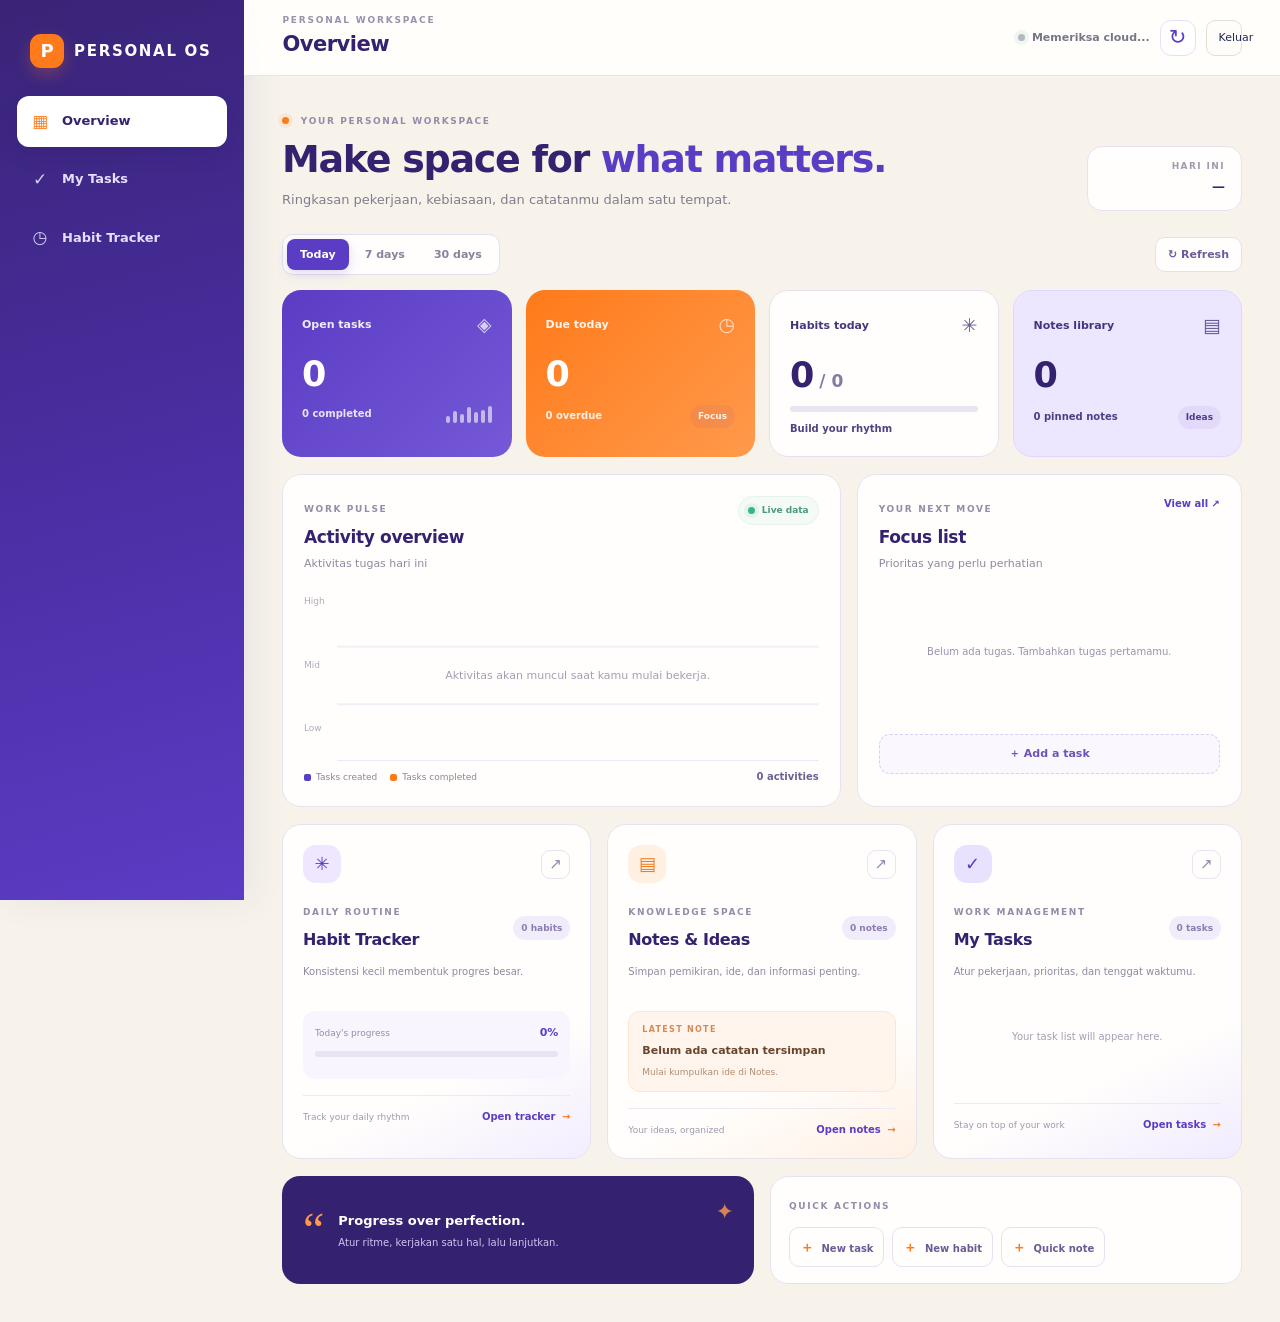
<file: index.html>
<!DOCTYPE html>
<html lang="id">
<head>
    <meta charset="UTF-8">
    <meta name="viewport" content="width=device-width, initial-scale=1.0">
    <meta name="theme-color" content="#5B3CC4">

    <title>Personal Work OS</title>

    <!-- CSS -->
    <link rel="stylesheet" href="./css/style.css">
    <link rel="stylesheet" href="./css/notes.css">
</head>

<body>

    <div id="app">

        <!-- SIDEBAR -->
        <aside id="sidebar">

            <div class="sidebar-header">
                <h2>PERSONAL OS</h2>
            </div>

            <nav id="main-navigation" aria-label="Navigasi utama">

                <button type="button" class="nav-item active" data-page="dashboard-page">
                    <span class="nav-icon" aria-hidden="true">▦</span><span>Overview</span>
                </button>

                <button type="button" class="nav-item" data-page="tasks-page">
                    <span class="nav-icon" aria-hidden="true">✓</span><span>My Tasks</span>
                </button>

                <button type="button" class="nav-item" data-page="habits-page">
                    <span class="nav-icon" aria-hidden="true">◷</span><span>Habit Tracker</span>
                </button>

            </nav>

        </aside>

        <!-- MAIN CONTENT -->
        <main id="main-content">

            <header id="app-header">
                <div class="header-context"><span class="header-eyebrow">PERSONAL WORKSPACE</span><h1 id="page-title">Overview</h1></div>
                <div class="header-actions"><span class="header-live" id="pwo-sync-status"><i></i> Memeriksa cloud...</span><button type="button" class="header-action" id="dashboard-header-refresh" aria-label="Refresh dashboard">↻</button><button type="button" class="header-action pwo-logout" id="pwo-logout" title="Keluar dari akun">Keluar</button></div>
            </header>

            <section id="page-content">

                <!-- =================================
                     MAIN DASHBOARD / MODULE OVERVIEW
                ================================== -->
                <section id="dashboard-page" class="dashboard-page">
                    <div class="dashboard-welcome">
                        <div>
                            <div class="dashboard-kicker"><span class="kicker-dot"></span> YOUR PERSONAL WORKSPACE</div>
                            <h2>Make space for <em>what matters.</em></h2>
                            <p>Ringkasan pekerjaan, kebiasaan, dan catatanmu dalam satu tempat.</p>
                        </div>
                        <div class="welcome-date"><span id="dashboard-day">HARI INI</span><strong id="dashboard-date">—</strong></div>
                    </div>

                    <div class="dashboard-toolbar">
                        <div class="range-switch" role="group" aria-label="Rentang aktivitas">
                            <button type="button" class="range-btn active" data-range="today">Today</button>
                            <button type="button" class="range-btn" data-range="7">7 days</button>
                            <button type="button" class="range-btn" data-range="30">30 days</button>
                        </div>
                        <button type="button" class="dashboard-refresh" id="dashboard-refresh">↻ <span>Refresh</span></button>
                    </div>

                    <div class="dashboard-stats-grid">
                        <article class="dash-stat stat-purple">
                            <div class="dash-stat-top"><span>Open tasks</span><span class="stat-symbol">◈</span></div>
                            <strong id="dash-open-tasks">0</strong><div class="stat-foot"><span id="dash-task-progress">0 completed</span><span class="mini-bars" aria-hidden="true"><i></i><i></i><i></i><i></i><i></i><i></i><i></i></span></div>
                        </article>
                        <article class="dash-stat stat-orange">
                            <div class="dash-stat-top"><span>Due today</span><span class="stat-symbol">◷</span></div>
                            <strong id="dash-due-today">0</strong><div class="stat-foot"><span id="dash-overdue">0 overdue</span><span class="stat-pill">Focus</span></div>
                        </article>
                        <article class="dash-stat stat-cream">
                            <div class="dash-stat-top"><span>Habits today</span><span class="stat-symbol">✳</span></div>
                            <strong><span id="dash-habits-done">0</span><small> / <span id="dash-habits-total">0</span></small></strong><div class="stat-progress"><i id="dash-habit-progress"></i></div><div class="stat-foot"><span id="dash-habit-caption">Build your rhythm</span></div>
                        </article>
                        <article class="dash-stat stat-lilac">
                            <div class="dash-stat-top"><span>Notes library</span><span class="stat-symbol">▤</span></div>
                            <strong id="dash-notes-total">0</strong><div class="stat-foot"><span id="dash-notes-pinned">0 pinned notes</span><span class="stat-pill">Ideas</span></div>
                        </article>
                    </div>

                    <div class="dashboard-main-grid">
                        <article class="dash-panel activity-panel">
                            <div class="panel-head"><div><span class="panel-eyebrow">WORK PULSE</span><h3>Activity overview</h3><p id="dash-activity-subtitle">Aktivitas tugas hari ini</p></div><span class="panel-badge"><i></i> Live data</span></div>
                            <div class="activity-chart-wrap"><div class="chart-y-labels"><span>High</span><span>Mid</span><span>Low</span></div><div class="activity-chart" id="dashboard-chart" aria-label="Grafik aktivitas tugas"><div class="chart-empty">Aktivitas akan muncul saat kamu mulai bekerja.</div></div></div>
                            <div class="chart-legend"><span><i class="legend-purple"></i> Tasks created</span><span><i class="legend-orange"></i> Tasks completed</span><strong id="dash-chart-total">0 activities</strong></div>
                        </article>

                        <article class="dash-panel focus-panel">
                            <div class="panel-head"><div><span class="panel-eyebrow">YOUR NEXT MOVE</span><h3>Focus list</h3><p>Prioritas yang perlu perhatian</p></div><button class="text-link" type="button" data-go="tasks-page">View all ↗</button></div>
                            <div id="dashboard-focus-list" class="focus-list"><div class="focus-empty">Belum ada tugas. Tambahkan tugas pertamamu.</div></div>
                            <button type="button" class="focus-add" data-action="add-task">＋ Add a task</button>
                        </article>
                    </div>

                    <div class="dashboard-module-grid">
                        <article class="module-preview module-habits">
                            <div class="module-preview-head"><div class="module-icon icon-habit">✳</div><button type="button" class="module-open" data-go="habits-page" aria-label="Buka Habit Tracker">↗</button></div>
                            <div class="module-title-row"><div><span class="panel-eyebrow">DAILY ROUTINE</span><h3>Habit Tracker</h3></div><span class="module-count" id="dash-habit-chip">0 habits</span></div>
                            <p class="module-description">Konsistensi kecil membentuk progres besar.</p>
                            <div class="habit-preview-progress"><div><span>Today's progress</span><strong id="dash-habit-percent">0%</strong></div><div class="stat-progress"><i id="dash-habit-preview-progress"></i></div></div>
                            <div class="module-preview-footer"><span id="dash-habit-preview-text">Track your daily rhythm</span><button type="button" data-go="habits-page">Open tracker <span>→</span></button></div>
                        </article>

                        <article class="module-preview module-notes">
                            <div class="module-preview-head"><div class="module-icon icon-notes">▤</div><button type="button" class="module-open" data-go="notes-page" aria-label="Buka Notes">↗</button></div>
                            <div class="module-title-row"><div><span class="panel-eyebrow">KNOWLEDGE SPACE</span><h3>Notes & Ideas</h3></div><span class="module-count" id="dash-note-chip">0 notes</span></div>
                            <p class="module-description">Simpan pemikiran, ide, dan informasi penting.</p>
                            <div class="note-preview-card"><span class="note-preview-label">LATEST NOTE</span><strong id="dash-latest-note">Belum ada catatan tersimpan</strong><p id="dash-latest-note-meta">Mulai kumpulkan ide di Notes.</p></div>
                            <div class="module-preview-footer"><span id="dash-note-pin-caption">Your ideas, organized</span><button type="button" data-go="notes-page">Open notes <span>→</span></button></div>
                        </article>

                        <article class="module-preview module-tasks">
                            <div class="module-preview-head"><div class="module-icon icon-tasks">✓</div><button type="button" class="module-open" data-go="tasks-page" aria-label="Buka My Tasks">↗</button></div>
                            <div class="module-title-row"><div><span class="panel-eyebrow">WORK MANAGEMENT</span><h3>My Tasks</h3></div><span class="module-count" id="dash-task-chip">0 tasks</span></div>
                            <p class="module-description">Atur pekerjaan, prioritas, dan tenggat waktumu.</p>
                            <div class="task-preview-stack" id="dash-task-preview"><div class="task-preview-empty">Your task list will appear here.</div></div>
                            <div class="module-preview-footer"><span id="dash-task-footer">Stay on top of your work</span><button type="button" data-go="tasks-page">Open tasks <span>→</span></button></div>
                        </article>
                    </div>

                    <div class="dashboard-bottom-row">
                        <div class="dashboard-quote"><span class="quote-mark">“</span><div><strong>Progress over perfection.</strong><p>Atur ritme, kerjakan satu hal, lalu lanjutkan.</p></div><span class="quote-spark">✦</span></div>
                        <div class="quick-actions-panel"><span class="panel-eyebrow">QUICK ACTIONS</span><div class="quick-actions"><button type="button" data-action="add-task"><span>＋</span> New task</button><button type="button" data-action="add-habit"><span>＋</span> New habit</button><button type="button" data-action="add-note"><span>＋</span> Quick note</button></div></div>
                    </div>
                </section>

                <!-- =================================
                     TASKS PAGE (ORIGINAL FEATURES)
                ================================== -->
                <!-- Original Tasks page begins here; all original controls retained. -->
                <section id="tasks-page" hidden>

                    <div class="page-heading">
                        <div>
                            <h2>My Tasks</h2>
                            <p>Kelola dan pantau seluruh pekerjaanmu.</p>
                        </div>
                    </div>

                    <!-- TASK SUMMARY -->
                    <section class="task-summary-grid">

                        <article class="summary-card">
                            <div class="summary-card-label">Total Tugas</div>
                            <div class="summary-card-value" id="summary-total">0</div>
                            <div class="summary-card-description">Seluruh tugas</div>
                        </article>

                        <article class="summary-card">
                            <div class="summary-card-label">Belum Dimulai</div>
                            <div class="summary-card-value" id="summary-pending">0</div>
                            <div class="summary-card-description">Menunggu dikerjakan</div>
                        </article>

                        <article class="summary-card">
                            <div class="summary-card-label">Sedang Dikerjakan</div>
                            <div class="summary-card-value" id="summary-progress">0</div>
                            <div class="summary-card-description">Dalam proses</div>
                        </article>

                        <article class="summary-card">
                            <div class="summary-card-label">Selesai</div>
                            <div class="summary-card-value" id="summary-completed">0</div>
                            <div class="summary-card-description">Tugas terselesaikan</div>
                        </article>

                    </section>

                    <!-- DEADLINE MONITORING -->
                    <section class="deadline-summary-section">

                        <div class="section-heading">
                            <h3>Deadline Monitoring</h3>
                            <p>Pantau tenggat waktu seluruh pekerjaanmu.</p>
                        </div>

                        <div class="deadline-summary-grid">

                            <article class="deadline-card overdue">
                                <div class="deadline-card-label">Terlambat</div>
                                <div class="deadline-card-value" id="deadline-overdue">0</div>
                                <div class="deadline-card-description">
                                    Deadline sudah lewat
                                </div>
                            </article>

                            <article class="deadline-card today">
                                <div class="deadline-card-label">Jatuh Tempo Hari Ini</div>
                                <div class="deadline-card-value" id="deadline-today">0</div>
                                <div class="deadline-card-description">
                                    Harus diselesaikan hari ini
                                </div>
                            </article>

                            <article class="deadline-card upcoming">
                                <div class="deadline-card-label">Mendatang</div>
                                <div class="deadline-card-value" id="deadline-upcoming">0</div>
                                <div class="deadline-card-description">
                                    Deadline setelah hari ini
                                </div>
                            </article>

                        </div>

                    </section>

                    <!-- TASK FORM -->
                    <div class="task-form-container">

                        <h3>Tambah Tugas Baru</h3>

                        <form id="task-form">

                            <div class="form-group">
                                <label for="task-title">Judul Tugas</label>
                                <input
                                    type="text"
                                    id="task-title"
                                    placeholder="Masukkan judul tugas..."
                                    required>
                            </div>

                            <div class="form-group">
                                <label for="task-description">Deskripsi</label>
                                <textarea
                                    id="task-description"
                                    placeholder="Deskripsi tugas..."></textarea>
                            </div>

                            <div class="form-row">

                                <div class="form-group">
                                    <label for="task-priority">Prioritas</label>
                                    <select id="task-priority">
                                        <option value="low">Rendah</option>
                                        <option value="medium" selected>Sedang</option>
                                        <option value="high">Tinggi</option>
                                    </select>
                                </div>

                                <div class="form-group">
                                    <label for="task-status">Status</label>
                                    <select id="task-status">
                                        <option value="pending">Belum Dimulai</option>
                                        <option value="in_progress">Sedang Dikerjakan</option>
                                        <option value="completed">Selesai</option>
                                    </select>
                                </div>

                            </div>

                            <div class="form-group">
                                <label for="task-deadline">Deadline</label>
                                <input type="date" id="task-deadline">
                            </div>

                            <button type="submit" id="save-task-btn">
                                Simpan Tugas
                            </button>

                        </form>

                    </div>

                    <!-- TASK LIST -->
                    <div class="task-list-container">

                        <h3>Daftar Tugas</h3>

                        <div class="task-filter-container">

                            <div class="form-group">
                                <label for="task-search">Cari Tugas</label>
                                <input
                                    type="search"
                                    id="task-search"
                                    placeholder="Cari berdasarkan judul atau deskripsi...">
                            </div>

                            <div class="form-row">

                                <div class="form-group">
                                    <label for="filter-status">Filter Status</label>
                                    <select id="filter-status">
                                        <option value="all">Semua Status</option>
                                        <option value="pending">Belum Dimulai</option>
                                        <option value="in_progress">Sedang Dikerjakan</option>
                                        <option value="completed">Selesai</option>
                                    </select>
                                </div>

                                <div class="form-group">
                                    <label for="filter-priority">Filter Prioritas</label>
                                    <select id="filter-priority">
                                        <option value="all">Semua Prioritas</option>
                                        <option value="high">Tinggi</option>
                                        <option value="medium">Sedang</option>
                                        <option value="low">Rendah</option>
                                    </select>
                                </div>

                            </div>

                            <button type="button" id="reset-filters-btn">
                                Reset Filter
                            </button>

                            <p id="task-count">Memuat tugas...</p>

                        </div>

                        <div id="task-list">
                            <p>Memuat daftar tugas...</p>
                        </div>

                    </div>

                </section>


                <!-- =================================
                     HABIT TRACKER PAGE
                ================================== -->

                <section id="habits-page" hidden>

                    <div class="page-heading">
                        <div>
                            <h2>Habit Tracker</h2>
                            <p>
                                Bangun kebiasaan baik dan pantau konsistensimu
                                setiap hari.
                            </p>
                        </div>
                    </div>

                    <!-- HABIT SUMMARY -->
                    <section class="habit-summary-grid">

                        <article class="summary-card">
                            <div class="summary-card-label">
                                Total Kebiasaan
                            </div>
                            <div
                                class="summary-card-value"
                                id="habit-summary-total">
                                0
                            </div>
                            <div class="summary-card-description">
                                Kebiasaan aktif
                            </div>
                        </article>

                        <article class="summary-card">
                            <div class="summary-card-label">
                                Selesai Hari Ini
                            </div>
                            <div
                                class="summary-card-value"
                                id="habit-summary-completed">
                                0
                            </div>
                            <div class="summary-card-description">
                                Kebiasaan terselesaikan
                            </div>
                        </article>

                        <article class="summary-card">
                            <div class="summary-card-label">
                                Belum Selesai
                            </div>
                            <div
                                class="summary-card-value"
                                id="habit-summary-pending">
                                0
                            </div>
                            <div class="summary-card-description">
                                Masih perlu dikerjakan
                            </div>
                        </article>

                        <article class="summary-card">
                            <div class="summary-card-label">
                                Current Streak
                            </div>
                            <div
                                class="summary-card-value"
                                id="habit-summary-streak">
                                0
                            </div>
                            <div class="summary-card-description">
                                Hari konsisten
                            </div>
                        </article>

                    </section>

                    <!-- PRAYER TRACKER -->
                    <section class="habit-section prayer-section">

                        <div class="section-heading">
                            <h3>Salat Lima Waktu</h3>
                            <p>
                                Checklist pelaksanaan salat harian.
                            </p>
                        </div>

                        <div class="prayer-progress-container">

                            <div class="prayer-progress-info">
                                <span>Progres salat hari ini</span>
                                <strong id="prayer-progress-text">
                                    0 dari 5
                                </strong>
                            </div>

                            <div class="prayer-progress-track">
                                <div
                                    id="prayer-progress-bar"
                                    class="prayer-progress-bar">
                                </div>
                            </div>

                        </div>

                        <div id="prayer-checklist">

                            <p class="empty-habit-message">
                                Memuat checklist salat...
                            </p>

                        </div>

                    </section>

                    <!-- HABIT FORM -->
                    <section class="habit-section habit-form-container">

                        <div class="section-heading">
                            <h3>Tambah Kebiasaan Baru</h3>
                            <p>
                                Tambahkan aktivitas yang ingin kamu bangun
                                secara konsisten.
                            </p>
                        </div>

                        <form id="habit-form">

                            <div class="form-group">
                                <label for="habit-name">
                                    Nama Kebiasaan
                                </label>

                                <input
                                    type="text"
                                    id="habit-name"
                                    placeholder="Contoh: Membaca buku"
                                    required>
                            </div>

                            <div class="form-group">
                                <label for="habit-description">
                                    Deskripsi
                                </label>

                                <textarea
                                    id="habit-description"
                                    placeholder="Deskripsi kebiasaan..."></textarea>
                            </div>

                            <div class="form-group">
                                <label for="habit-category">
                                    Kategori
                                </label>

                                <select id="habit-category">
                                    <option value="Personal">Personal</option>
                                    <option value="Health">Kesehatan</option>
                                    <option value="Learning">Belajar</option>
                                    <option value="Career">Karier</option>
                                    <option value="Finance">Keuangan</option>
                                    <option value="Other">Lainnya</option>
                                </select>
                            </div>

                            <div class="form-group">

                                <label>
                                    Jadwal Kebiasaan
                                </label>

                                <p class="form-help">
                                    Pilih hari ketika kebiasaan ini dijadwalkan.
                                </p>

                                <div class="habit-day-selector">

                                    <label>
                                        <input type="checkbox" name="habit-days" value="1" checked>
                                        Sen
                                    </label>

                                    <label>
                                        <input type="checkbox" name="habit-days" value="2" checked>
                                        Sel
                                    </label>

                                    <label>
                                        <input type="checkbox" name="habit-days" value="3" checked>
                                        Rab
                                    </label>

                                    <label>
                                        <input type="checkbox" name="habit-days" value="4" checked>
                                        Kam
                                    </label>

                                    <label>
                                        <input type="checkbox" name="habit-days" value="5" checked>
                                        Jum
                                    </label>

                                    <label>
                                        <input type="checkbox" name="habit-days" value="6" checked>
                                        Sab
                                    </label>

                                    <label>
                                        <input type="checkbox" name="habit-days" value="0" checked>
                                        Min
                                    </label>

                                </div>

                            </div>

                            <button type="submit" id="save-habit-btn">
                                Simpan Kebiasaan
                            </button>

                            <button
                                type="button"
                                id="cancel-habit-edit-btn"
                                hidden>
                                Batal
                            </button>

                        </form>

                    </section>

                    <!-- HABIT LIST -->
                    <section class="habit-section habit-list-container">

                        <div class="section-heading">
                            <h3>Daftar Kebiasaan</h3>
                            <p>
                                Pantau dan kelola kebiasaan aktifmu.
                            </p>
                        </div>

                        <div id="habit-list">

                            <p class="empty-habit-message">
                                Memuat daftar kebiasaan...
                            </p>

                        </div>

                    </section>

                    <!-- HABIT HISTORY -->
                    <section class="habit-section habit-history-container">

                        <div class="section-heading">
                            <h3>Riwayat Kebiasaan</h3>
                            <p>
                                Lihat perkembangan dan catatan kebiasaanmu.
                            </p>
                        </div>

                        <div class="habit-history-controls">

                            <div class="form-group">
                                <label for="habit-history-date">
                                    Pilih Tanggal
                                </label>

                                <input
                                    type="date"
                                    id="habit-history-date">
                            </div>

                            <div class="form-group">
                                <label for="habit-history-type">
                                    Jenis Riwayat
                                </label>

                                <select id="habit-history-type">
                                    <option value="all">Semua Kebiasaan</option>
                                    <option value="prayer">Salat Lima Waktu</option>
                                    <option value="habit">Kebiasaan Pribadi</option>
                                </select>
                            </div>

                        </div>

                        <div id="habit-history-calendar">

                            <p class="empty-habit-message">
                                Kalender riwayat akan ditampilkan di sini.
                            </p>

                        </div>

                        <div id="habit-history-list">

                            <p class="empty-habit-message">
                                Riwayat akan ditampilkan di sini.
                            </p>

                        </div>

                    </section>

                    <!-- ARCHIVED HABITS -->
                    <section class="habit-section archived-habits-container">

                        <div class="section-heading">
                            <h3>Arsip Kebiasaan</h3>
                            <p>
                                Kebiasaan yang sudah tidak aktif.
                            </p>
                        </div>

                        <div id="archived-habit-list">

                            <p class="empty-habit-message">
                                Belum ada kebiasaan yang diarsipkan.
                            </p>

                        </div>

                    </section>

                </section>

            </section>

        </main>

    </div>

    <!-- JAVASCRIPT -->
    <script type="module" src="./js/boot.js"></script>

</body>
</html>
</file>
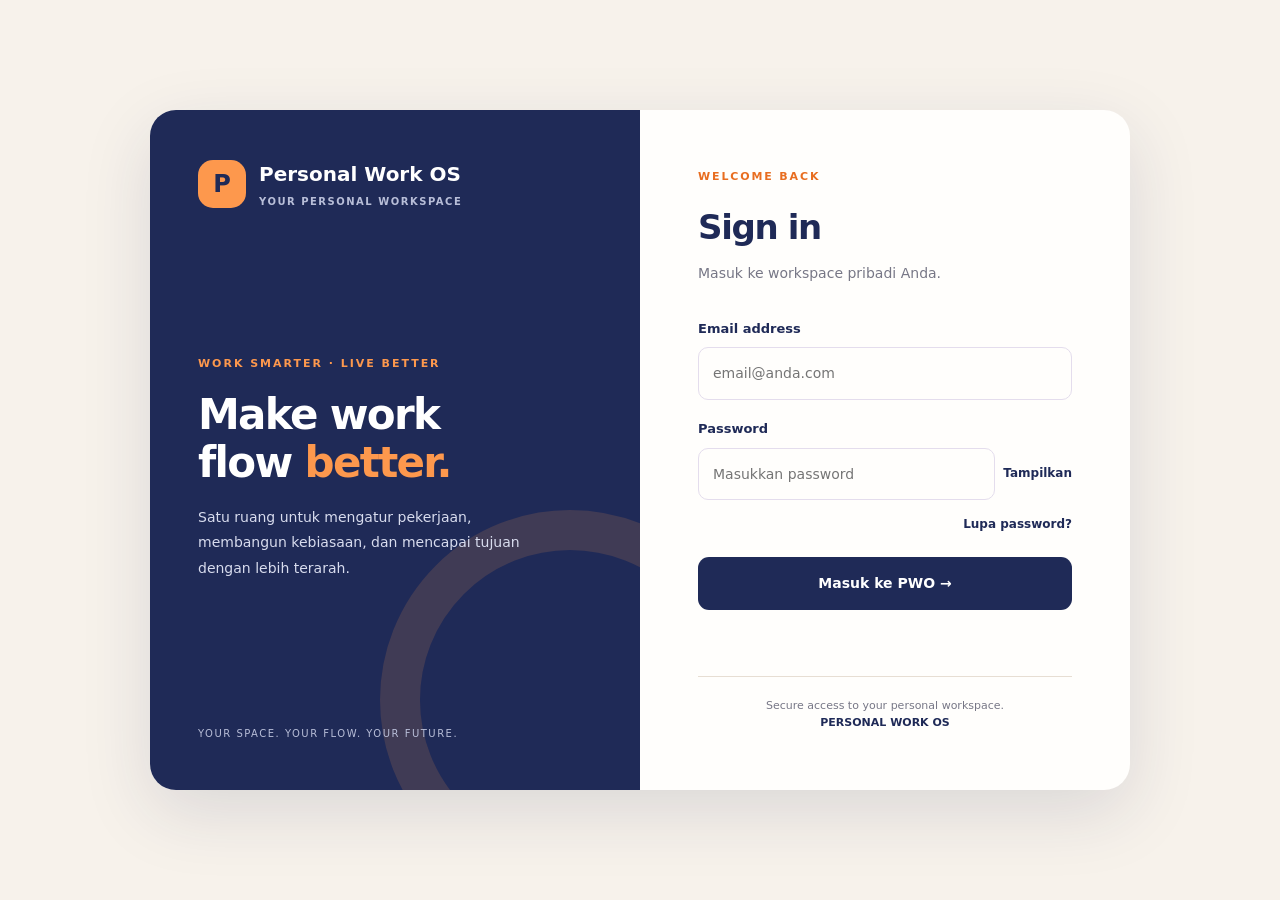
<file: login.html>
<!DOCTYPE html>
<html lang="id">
<head>
<meta charset="UTF-8">
<meta name="viewport" content="width=device-width,initial-scale=1">
<meta name="theme-color" content="#1F2A57">
<title>Login | Personal Work OS</title>
<link rel="stylesheet" href="./css/style.css">
<style>
:root{--cream:#F7F2EB;--navy:#1F2A57;--orange:#FD984D;--line:#E7DED3;--muted:#777786}
body{margin:0;background:var(--cream);color:#242536;font-family:Inter,"Segoe UI",system-ui,sans-serif;min-height:100vh;display:grid;place-items:center;padding:22px;box-sizing:border-box}
.login-shell{width:min(980px,100%);min-height:620px;display:grid;grid-template-columns:1fr 1fr;border-radius:26px;overflow:hidden;background:#FFFEFC;box-shadow:0 22px 70px rgba(31,42,87,.13)}
.login-brand{background:var(--navy);color:white;padding:48px;display:flex;flex-direction:column;justify-content:space-between;position:relative;overflow:hidden}
.login-brand:after{content:"";position:absolute;width:300px;height:300px;border:40px solid rgba(253,152,77,.15);border-radius:50%;right:-120px;bottom:-100px}
.brand-logo{display:flex;align-items:center;gap:13px;font-weight:800;font-size:20px;position:relative;z-index:1}
.brand-mark{display:grid;place-items:center;width:48px;height:48px;border-radius:15px;background:var(--orange);color:var(--navy);font-size:24px}
.brand-sub{font-size:10px;letter-spacing:.15em;color:#B8BED8;margin-top:4px}
.brand-copy{position:relative;z-index:1;margin:40px 0}
.brand-kicker{font-size:11px;letter-spacing:.18em;font-weight:800;color:var(--orange)}
.brand-copy h1{font-size:clamp(30px,4vw,42px);line-height:1.15;letter-spacing:-.04em;margin:18px 0}
.brand-copy p{color:#D8DCEE;line-height:1.8;max-width:340px}
.brand-foot{font-size:10px;letter-spacing:.15em;color:#B8BED8;position:relative;z-index:1}
.login-panel{padding:clamp(30px,5vw,58px);display:flex;flex-direction:column;justify-content:center}
.login-kicker{color:#E86D20;font-size:11px;font-weight:800;letter-spacing:.17em}
.login-panel h2{color:var(--navy);font-size:34px;letter-spacing:-.04em;margin:14px 0 8px}
.login-intro{color:var(--muted);margin:0 0 34px}
.login-field{margin-bottom:19px}
.login-field label{display:block;font-size:13px;font-weight:700;color:var(--navy);margin-bottom:8px}
.login-field input{box-sizing:border-box;width:100%;padding:14px;border:1px solid #DED8D0;border-radius:11px;background:#fffdfa;font:inherit}
.login-field input:focus{outline:3px solid #FD984D33;border-color:var(--orange)}
.password-wrap{display:flex;gap:8px;align-items:center}.password-wrap input{flex:1;min-width:0}
.show-password{border:0;background:transparent;color:var(--navy);font-size:12px;font-weight:700;cursor:pointer}
.login-meta{display:flex;justify-content:flex-end;margin:-4px 0 23px}
.login-meta a{color:var(--navy);font-size:12px;font-weight:700;text-decoration:none}
.login-submit{width:100%;padding:15px;border:0;border-radius:11px;background:var(--navy);color:white;font-size:14px;font-weight:800;cursor:pointer}
.login-submit:hover{background:#2D3970}.login-submit:disabled{opacity:.55;cursor:not-allowed}
.login-message{min-height:24px;margin:14px 0 0;font-size:12px;line-height:1.5;color:#B63D3D;overflow-wrap:anywhere}
.login-message.success{color:#16835D}.login-footer{border-top:1px solid var(--line);margin-top:28px;padding-top:20px;text-align:center;color:var(--muted);font-size:11px}
@media(max-width:720px){body{padding:12px}.login-shell{grid-template-columns:1fr;min-height:auto;border-radius:20px}.login-brand{padding:24px 25px}.brand-copy{margin:24px 0 8px}.brand-copy h1{font-size:29px}.brand-copy p{font-size:13px}.brand-foot{display:none}.login-panel{padding:28px 25px 32px}.login-panel h2{font-size:29px}.login-intro{margin-bottom:25px}}
</style>
</head>
<body>
<main class="login-shell">
<section class="login-brand">
  <div class="brand-logo"><span class="brand-mark">P</span><div>Personal Work OS<div class="brand-sub">YOUR PERSONAL WORKSPACE</div></div></div>
  <div class="brand-copy"><div class="brand-kicker">WORK SMARTER · LIVE BETTER</div><h1>Make work<br>flow <span style="color:var(--orange)">better.</span></h1><p>Satu ruang untuk mengatur pekerjaan, membangun kebiasaan, dan mencapai tujuan dengan lebih terarah.</p></div>
  <div class="brand-foot">YOUR SPACE. YOUR FLOW. YOUR FUTURE.</div>
</section>
<section class="login-panel">
  <div class="login-kicker">WELCOME BACK</div>
  <h2>Sign in</h2><p class="login-intro">Masuk ke workspace pribadi Anda.</p>
  <form id="login-form">
    <div class="login-field"><label for="login-email">Email address</label><input id="login-email" type="email" autocomplete="username" placeholder="email@anda.com" required></div>
    <div class="login-field"><label for="login-password">Password</label><div class="password-wrap"><input id="login-password" type="password" autocomplete="current-password" placeholder="Masukkan password" required><button type="button" class="show-password" id="show-password">Tampilkan</button></div></div>
    <div class="login-meta"><a href="#" id="forgot-password">Lupa password?</a></div>
    <button class="login-submit" id="login-submit" type="submit">Masuk ke PWO →</button>
    <p class="login-message" id="login-message" role="status" aria-live="polite"></p>
  </form>
  <div class="login-footer">Secure access to your personal workspace.<br><strong style="color:var(--navy)">PERSONAL WORK OS</strong></div>
</section>
</main>
<script type="module" src="./js/auth.js"></script>
</body>
</html>
</file>
<file: css/style.css>
/* =========================================
   PERSONAL WORK OS
   GLOBAL DESIGN SYSTEM
========================================= */

:root {
    --color-primary: #193B35;
    --color-primary-dark: #122C28;
    --color-accent: #8FB99A;

    --color-background: #F4F7F5;
    --color-surface: #FFFFFF;

    --color-text: #1E2925;
    --color-muted: #78847E;

    --color-border: #E3EAE5;

    --sidebar-width: 250px;
    --header-height: 70px;

    --radius-sm: 8px;
    --radius-md: 12px;
    --radius-lg: 18px;
}

/* =========================================
   RESET
========================================= */

* {
    margin: 0;
    padding: 0;
    box-sizing: border-box;
}

[hidden] {
    display: none !important;
}

body {
    font-family: Arial, Helvetica, sans-serif;
    background: var(--color-background);
    color: var(--color-text);
    font-size: 14px;
    line-height: 1.6;
}

/* =========================================
   MAIN LAYOUT
========================================= */

#app {
    display: flex;
    min-height: 100vh;
}

#sidebar {
    width: var(--sidebar-width);
    min-height: 100vh;
    background: var(--color-primary);
    color: #FFFFFF;
    padding: 24px 18px;
    flex-shrink: 0;
}

.sidebar-header {
    padding: 10px 12px 30px;
}

.sidebar-header h2 {
    font-size: 20px;
    font-weight: 700;
    letter-spacing: 1px;
    color: #FFFFFF;
}

#main-content {
    flex: 1;
    min-width: 0;
}

/* =========================================
   NAVIGATION
========================================= */

#main-navigation {
    display: flex;
    flex-direction: column;
    gap: 8px;
}

.nav-item {
    display: block;
    width: 100%;
    padding: 12px 14px;
    border: none;
    border-radius: var(--radius-sm);
    background: transparent;
    color: rgba(255, 255, 255, 0.75);
    font-family: inherit;
    font-size: 14px;
    font-weight: 600;
    text-align: left;
    cursor: pointer;
    transition: background 0.2s, color 0.2s;
}

.nav-item:hover {
    background: rgba(255, 255, 255, 0.1);
    color: #FFFFFF;
}

.nav-item.active {
    background: rgba(255, 255, 255, 0.16);
    color: #FFFFFF;
}

/* =========================================
   HEADER
========================================= */

#app-header {
    height: var(--header-height);
    background: var(--color-surface);
    border-bottom: 1px solid var(--color-border);
    display: flex;
    align-items: center;
    padding: 0 32px;
}

#app-header h1 {
    font-size: 20px;
    font-weight: 600;
    color: var(--color-primary);
}

/* =========================================
   PAGE CONTENT
========================================= */

#page-content {
    padding: 32px;
}

#page-content h2 {
    font-size: 24px;
    margin-bottom: 8px;
    color: var(--color-primary);
}

.page-heading {
    display: flex;
    justify-content: space-between;
    align-items: center;
    margin-bottom: 28px;
}

.page-heading h2 {
    font-size: 26px;
    color: var(--color-primary);
}

.page-heading p {
    color: var(--color-muted);
    margin-top: 4px;
}

/* =========================================
   SUMMARY CARDS
========================================= */

.task-summary-grid,
.habit-summary-grid {
    display: grid;
    grid-template-columns: repeat(4, minmax(0, 1fr));
    gap: 18px;
    margin-bottom: 28px;
}

.summary-card {
    background: var(--color-surface);
    border: 1px solid var(--color-border);
    border-radius: var(--radius-md);
    padding: 22px;
    min-width: 0;
    transition: transform 0.2s, box-shadow 0.2s;
}

.summary-card:hover {
    transform: translateY(-3px);
    box-shadow: 0 6px 18px rgba(25, 59, 53, 0.08);
}

.summary-card-label {
    color: var(--color-muted);
    font-size: 12px;
    font-weight: 600;
    margin-bottom: 10px;
}

.summary-card-value {
    color: var(--color-primary);
    font-size: 32px;
    font-weight: 700;
    line-height: 1.2;
    margin-bottom: 8px;
}

.summary-card-description {
    color: var(--color-muted);
    font-size: 12px;
}

/* =========================================
   SECTION HEADING
========================================= */

.section-heading {
    margin-bottom: 16px;
}

.section-heading h3 {
    color: var(--color-primary);
    font-size: 17px;
    margin-bottom: 4px;
}

.section-heading p {
    color: var(--color-muted);
    font-size: 13px;
}

/* =========================================
   DEADLINE MONITORING
========================================= */

.deadline-summary-section {
    margin-bottom: 28px;
}

.deadline-summary-grid {
    display: grid;
    grid-template-columns: repeat(3, minmax(0, 1fr));
    gap: 18px;
}

.deadline-card {
    background: var(--color-surface);
    border: 1px solid var(--color-border);
    border-left: 4px solid var(--color-accent);
    border-radius: var(--radius-md);
    padding: 20px;
    min-width: 0;
    transition: transform 0.2s, box-shadow 0.2s;
}

.deadline-card:hover {
    transform: translateY(-3px);
    box-shadow: 0 6px 18px rgba(25, 59, 53, 0.08);
}

.deadline-card.overdue {
    border-left-color: #C94C4C;
}

.deadline-card.today {
    border-left-color: #D69A28;
}

.deadline-card.upcoming {
    border-left-color: #4385B5;
}

.deadline-card-label {
    font-size: 12px;
    font-weight: 600;
    color: var(--color-muted);
    margin-bottom: 10px;
}

.deadline-card-value {
    font-size: 30px;
    font-weight: 700;
    color: var(--color-primary);
    line-height: 1.2;
    margin-bottom: 8px;
}

.deadline-card-description {
    color: var(--color-muted);
    font-size: 12px;
}

/* =========================================
   FORM SYSTEM
========================================= */

.form-group {
    display: flex;
    flex-direction: column;
    gap: 7px;
    margin-bottom: 18px;
    flex: 1;
}

.form-group label {
    font-weight: 600;
    color: var(--color-text);
}

.form-group input,
.form-group textarea,
.form-group select {
    width: 100%;
    padding: 12px 14px;
    border: 1px solid var(--color-border);
    border-radius: var(--radius-sm);
    background: #FFFFFF;
    color: var(--color-text);
    font: inherit;
    outline: none;
    transition: border-color 0.2s;
}

.form-group textarea {
    min-height: 100px;
    resize: vertical;
}

.form-group input:focus,
.form-group textarea:focus,
.form-group select:focus {
    border-color: var(--color-primary);
}

.form-row {
    display: flex;
    gap: 18px;
}

/* =========================================
   TASK CONTAINERS
========================================= */

.task-form-container,
.task-list-container {
    background: var(--color-surface);
    border: 1px solid var(--color-border);
    border-radius: var(--radius-lg);
    padding: 24px;
    margin-bottom: 24px;
}

.task-form-container h3,
.task-list-container h3 {
    font-size: 17px;
    color: var(--color-primary);
    margin-bottom: 20px;
}

/* TASK BUTTONS */

#save-task-btn,
#cancel-edit-btn {
    padding: 12px 22px;
    border: none;
    border-radius: var(--radius-sm);
    font-size: 14px;
    font-weight: 600;
    cursor: pointer;
    transition: 0.2s;
}

#save-task-btn {
    background: var(--color-primary);
    color: #FFFFFF;
}

#save-task-btn:hover {
    background: var(--color-primary-dark);
}

#save-task-btn:disabled {
    opacity: 0.6;
    cursor: not-allowed;
}

#cancel-edit-btn {
    margin-left: 8px;
    background: #EEF1EF;
    color: var(--color-text);
}

#cancel-edit-btn:hover {
    background: #E1E7E3;
}

#cancel-edit-btn[hidden] {
    display: none;
}

/* TASK FILTER */

.task-filter-container {
    padding: 18px;
    background: #F8FAF8;
    border: 1px solid var(--color-border);
    border-radius: var(--radius-md);
    margin-bottom: 22px;
}

.task-filter-container .form-group {
    margin-bottom: 12px;
}

#reset-filters-btn {
    padding: 10px 18px;
    background: #E8EEEA;
    color: var(--color-primary);
    border: none;
    border-radius: var(--radius-sm);
    font-weight: 600;
    cursor: pointer;
}

#reset-filters-btn:hover {
    background: #DCE7DF;
}

#task-count {
    margin-top: 14px;
    color: var(--color-muted);
    font-size: 12px;
}

/* TASK LIST */

#task-list {
    min-height: 40px;
}

.empty-task-message {
    color: var(--color-muted);
    padding: 12px 0;
}

.task-item {
    background: #FFFFFF;
    border: 1px solid var(--color-border);
    border-radius: var(--radius-md);
    padding: 20px;
    margin-bottom: 14px;
    transition: box-shadow 0.2s, transform 0.2s;
}

.task-item:hover {
    box-shadow: 0 5px 18px rgba(25, 59, 53, 0.08);
    transform: translateY(-2px);
}

.task-item h4 {
    font-size: 16px;
    font-weight: 700;
    color: var(--color-primary);
    margin-bottom: 8px;
}

.task-description {
    font-size: 13px;
    color: var(--color-muted);
    margin-bottom: 8px;
    overflow-wrap: anywhere;
}

.task-info {
    display: flex;
    flex-wrap: wrap;
    gap: 10px;
    margin-top: 14px;
}

.task-badge {
    display: inline-flex;
    align-items: center;
    padding: 5px 11px;
    border-radius: 20px;
    font-size: 11px;
    font-weight: 600;
}

/* TASK PRIORITY */

.priority-high {
    background: #FCE8E6;
    color: #B42318;
}

.priority-medium {
    background: #FFF3D6;
    color: #946200;
}

.priority-low {
    background: #E6F4EA;
    color: #267344;
}

/* TASK STATUS */

.status-pending {
    background: #F0F1F3;
    color: #59616B;
}

.status-in_progress {
    background: #E5F0FA;
    color: #245D91;
}

.status-completed {
    background: #E6F4EA;
    color: #267344;
}

/* TASK DEADLINE */

.task-deadline {
    border-top: 1px solid var(--color-border);
    padding-top: 12px;
    margin-top: 14px;
    font-size: 12px;
    color: var(--color-muted);
}

/* TASK ACTIONS */

.task-actions {
    display: flex;
    gap: 8px;
    margin-top: 16px;
    padding-top: 14px;
    border-top: 1px solid var(--color-border);
}

.task-action-btn {
    padding: 8px 16px;
    border: none;
    border-radius: var(--radius-sm);
    font-size: 12px;
    font-weight: 600;
    cursor: pointer;
    transition: 0.2s;
}

.task-action-btn.edit {
    background: #E5F0FA;
    color: #245D91;
}

.task-action-btn.edit:hover {
    background: #D4E6F7;
}

.task-action-btn.delete {
    background: #FCE8E6;
    color: #B42318;
}

.task-action-btn.delete:hover {
    background: #F8D5D1;
}

/* =========================================
   HABIT TRACKER
========================================= */

.habit-section {
    background: var(--color-surface);
    border: 1px solid var(--color-border);
    border-radius: var(--radius-lg);
    padding: 24px;
    margin-bottom: 24px;
    min-width: 0;
}

.habit-section .section-heading {
    margin-bottom: 20px;
}

.empty-habit-message {
    color: var(--color-muted);
    padding: 12px 0;
    font-size: 13px;
}

/* =========================================
   PRAYER TRACKER
========================================= */

.prayer-section {
    border-top: 4px solid var(--color-primary);
}

.prayer-progress-container {
    background: #F7FAF8;
    border: 1px solid var(--color-border);
    border-radius: var(--radius-md);
    padding: 16px;
    margin-bottom: 18px;
}

.prayer-progress-info {
    display: flex;
    justify-content: space-between;
    gap: 12px;
    margin-bottom: 10px;
    font-size: 13px;
}

.prayer-progress-info span {
    color: var(--color-muted);
}

.prayer-progress-info strong {
    color: var(--color-primary);
}

.prayer-progress-track {
    width: 100%;
    height: 9px;
    background: #E5ECE7;
    border-radius: 20px;
    overflow: hidden;
}

.prayer-progress-bar {
    width: 0;
    height: 100%;
    background: var(--color-primary);
    border-radius: 20px;
    transition: width 0.3s ease;
}

.prayer-item {
    display: flex;
    align-items: center;
    justify-content: space-between;
    gap: 14px;
    padding: 16px 18px;
    margin-bottom: 10px;
    background: #FFFFFF;
    border: 1px solid var(--color-border);
    border-radius: var(--radius-md);
    transition: background 0.2s, border-color 0.2s;
}

.prayer-item:last-child {
    margin-bottom: 0;
}

.prayer-item.completed {
    background: #F0F7F1;
    border-color: #B8D5BE;
}

.prayer-item-info {
    display: flex;
    flex-direction: column;
    gap: 2px;
}

.prayer-item-name {
    font-weight: 700;
    color: var(--color-primary);
    font-size: 14px;
}

.prayer-item-status {
    color: var(--color-muted);
    font-size: 12px;
}

.prayer-checkbox {
    width: 22px;
    height: 22px;
    accent-color: var(--color-primary);
    cursor: pointer;
    flex-shrink: 0;
}

/* =========================================
   HABIT FORM
========================================= */

.habit-form-container form {
    max-width: 760px;
}

.form-help {
    color: var(--color-muted);
    font-size: 12px;
    margin-top: -3px;
}

.habit-day-selector {
    display: flex;
    flex-wrap: wrap;
    gap: 9px;
}

.habit-day-selector label {
    display: inline-flex;
    align-items: center;
    gap: 7px;
    padding: 9px 13px;
    border: 1px solid var(--color-border);
    border-radius: var(--radius-sm);
    background: #F8FAF8;
    font-size: 12px;
    cursor: pointer;
    transition: background 0.2s, border-color 0.2s;
}

.habit-day-selector label:has(input:checked) {
    background: #EAF3EC;
    border-color: var(--color-accent);
    color: var(--color-primary);
}

.habit-day-selector input {
    accent-color: var(--color-primary);
    cursor: pointer;
}

#save-habit-btn,
#cancel-habit-edit-btn {
    padding: 12px 22px;
    border: none;
    border-radius: var(--radius-sm);
    font-size: 14px;
    font-weight: 600;
    cursor: pointer;
    transition: background 0.2s;
}

#save-habit-btn {
    background: var(--color-primary);
    color: #FFFFFF;
}

#save-habit-btn:hover {
    background: var(--color-primary-dark);
}

#cancel-habit-edit-btn {
    margin-left: 8px;
    background: #EEF1EF;
    color: var(--color-text);
}

#cancel-habit-edit-btn:hover {
    background: #E1E7E3;
}

#cancel-habit-edit-btn[hidden] {
    display: none;
}

/* =========================================
   HABIT LIST
========================================= */

.habit-item {
    display: flex;
    justify-content: space-between;
    align-items: flex-start;
    gap: 16px;
    padding: 18px;
    border: 1px solid var(--color-border);
    border-radius: var(--radius-md);
    margin-bottom: 12px;
    background: #FFFFFF;
}

.habit-item:last-child {
    margin-bottom: 0;
}

.habit-item-info {
    flex: 1;
    min-width: 0;
}

.habit-item h4 {
    color: var(--color-primary);
    font-size: 15px;
    margin-bottom: 5px;
}

.habit-item-description {
    color: var(--color-muted);
    font-size: 12px;
    overflow-wrap: anywhere;
}

.habit-item-meta {
    display: flex;
    flex-wrap: wrap;
    gap: 7px;
    margin-top: 10px;
}

.habit-meta-badge {
    display: inline-flex;
    align-items: center;
    padding: 4px 9px;
    background: #EEF3EF;
    color: var(--color-primary);
    border-radius: 20px;
    font-size: 11px;
    font-weight: 600;
}

.habit-item-actions {
    display: flex;
    flex-wrap: wrap;
    gap: 7px;
}

.habit-action-btn {
    padding: 7px 11px;
    border: none;
    border-radius: var(--radius-sm);
    font-size: 11px;
    font-weight: 600;
    cursor: pointer;
}

.habit-action-btn.edit {
    background: #E5F0FA;
    color: #245D91;
}

.habit-action-btn.archive {
    background: #FFF3D6;
    color: #946200;
}

.habit-action-btn.delete {
    background: #FCE8E6;
    color: #B42318;
}

/* HABIT CHECKLIST */

.habit-checklist-item {
    display: flex;
    align-items: center;
    gap: 12px;
    padding: 13px 15px;
    border: 1px solid var(--color-border);
    border-radius: var(--radius-sm);
    margin-bottom: 9px;
}

.habit-checklist-item.completed {
    background: #F0F7F1;
    border-color: #B8D5BE;
}

.habit-checklist-item input[type="checkbox"] {
    width: 19px;
    height: 19px;
    accent-color: var(--color-primary);
    cursor: pointer;
}

.habit-checklist-item label {
    flex: 1;
    cursor: pointer;
    font-weight: 600;
    color: var(--color-primary);
}

/* =========================================
   HABIT HISTORY
========================================= */

.habit-history-controls {
    display: flex;
    gap: 18px;
    align-items: flex-start;
    margin-bottom: 20px;
}

.habit-history-controls .form-group {
    max-width: 280px;
}

#habit-history-calendar {
    margin-bottom: 20px;
}

.habit-history-day {
    padding: 14px;
    border: 1px solid var(--color-border);
    border-radius: var(--radius-md);
    margin-bottom: 10px;
    background: #FFFFFF;
}

.habit-history-day strong {
    color: var(--color-primary);
}

.habit-history-day p {
    color: var(--color-muted);
    font-size: 12px;
    margin-top: 4px;
}

.habit-history-status {
    display: inline-block;
    padding: 4px 9px;
    margin-top: 8px;
    border-radius: 20px;
    background: #E6F4EA;
    color: #267344;
    font-size: 11px;
    font-weight: 600;
}

/* =========================================
   ARCHIVED HABITS
========================================= */

.archived-habits-container {
    background: #F8FAF8;
}

.archived-habits-container .habit-item {
    background: #FFFFFF;
}

/* =========================================
   RESPONSIVE
========================================= */

@media (max-width: 1100px) {
    .task-summary-grid,
    .habit-summary-grid {
        grid-template-columns: repeat(2, minmax(0, 1fr));
    }

    .deadline-summary-grid {
        grid-template-columns: repeat(2, minmax(0, 1fr));
    }
}

@media (max-width: 768px) {
    #sidebar {
        width: 190px;
        padding: 18px 12px;
    }

    #page-content {
        padding: 20px;
    }

    #app-header {
        padding: 0 20px;
    }

    .habit-item {
        flex-direction: column;
    }

    .habit-item-actions {
        width: 100%;
    }

    .habit-history-controls {
        flex-direction: column;
        gap: 0;
    }

    .habit-history-controls .form-group {
        max-width: none;
        width: 100%;
    }
}

@media (max-width: 600px) {
    .form-row {
        flex-direction: column;
        gap: 0;
    }

    .task-form-container,
    .task-list-container,
    .habit-section {
        padding: 18px;
    }

    .task-filter-container {
        padding: 14px;
    }

    .task-summary-grid,
    .habit-summary-grid {
        grid-template-columns: 1fr 1fr;
        gap: 10px;
    }

    .deadline-summary-grid {
        grid-template-columns: 1fr;
        gap: 10px;
    }

    .summary-card,
    .deadline-card {
        padding: 15px;
    }

    .summary-card-value,
    .deadline-card-value {
        font-size: 26px;
    }

    #save-task-btn,
    #save-habit-btn {
        width: 100%;
    }

    #cancel-edit-btn,
    #cancel-habit-edit-btn {
        margin-left: 0;
        margin-top: 8px;
        width: 100%;
    }

    .task-item {
        padding: 16px;
    }

    .task-info {
        gap: 7px;
    }

    .prayer-item {
        padding: 13px;
    }

    .habit-day-selector {
        gap: 6px;
    }

    .habit-day-selector label {
        padding: 8px 10px;
    }
}

@media (max-width: 480px) {
    #sidebar {
        width: 70px;
        padding: 18px 8px;
    }

    .sidebar-header h2 {
        font-size: 10px;
        text-align: center;
        overflow-wrap: anywhere;
    }

    .nav-item {
        padding: 10px 5px;
        font-size: 10px;
        text-align: center;
        overflow-wrap: anywhere;
    }

    #page-content {
        padding: 16px;
    }

    .task-summary-grid,
    .habit-summary-grid {
        grid-template-columns: 1fr;
    }

    .habit-item-actions {
        flex-direction: column;
    }

    .habit-action-btn {
        width: 100%;
    }
}

/* =========================================
   PWO UI REDESIGN — PURPLE / CREAM / ORANGE
   Additive visual layer. Original feature styles and DOM are preserved.
========================================= */
:root {
  --color-primary:#5B3CC4; --color-primary-dark:#34216F; --color-accent:#FF7A1A;
  --color-background:#F7F3EB; --color-surface:#FFFEFC; --color-text:#28223B;
  --color-muted:#817A91; --color-border:#E8E1F0;
  --sidebar-width:244px; --header-height:76px;
  --radius-sm:10px; --radius-md:17px; --radius-lg:24px;
  --pwo-purple:#5B3CC4; --pwo-deep:#34216F; --pwo-orange:#FF7A1A; --pwo-cream:#F7F3EB; --pwo-lilac:#EEE8FF;
}
body {font-family:Inter,ui-sans-serif,system-ui,-apple-system,BlinkMacSystemFont,"Segoe UI",sans-serif;background:var(--pwo-cream);color:var(--color-text);font-size:14px;}
#app {min-height:100vh;}
#sidebar {width:var(--sidebar-width);padding:25px 17px;background:linear-gradient(165deg,#392477 0%,#4B2FA5 55%,#5B3CC4 100%);position:sticky;top:0;height:100vh;overflow-y:auto;box-shadow:8px 0 32px rgba(52,33,111,.08);}
.sidebar-header {padding:9px 13px 28px;display:flex;align-items:center;gap:10px;}
.sidebar-header:before {content:"P";display:grid;place-items:center;width:34px;height:34px;border-radius:11px;background:var(--pwo-orange);color:#fff;font-weight:900;font-size:18px;box-shadow:0 6px 16px #ff7a1a44;}
.sidebar-header h2 {font-size:15px;letter-spacing:1.7px;font-weight:800;}
#main-navigation {gap:7px;}
.nav-item {display:flex;align-items:center;gap:12px;padding:12px 13px;border-radius:12px;color:#E5DFFF;font-weight:600;font-size:13px;transition:background .22s ease,transform .22s ease,color .22s ease;}
.nav-icon {width:20px;text-align:center;font-size:17px;opacity:.9;}
.nav-item:hover {background:#ffffff18;transform:translateX(2px);}
.nav-item.active {background:#fff;color:var(--pwo-deep);box-shadow:0 7px 18px #26165b2b;}
.nav-item.active .nav-icon {color:var(--pwo-orange);}
#main-content {min-width:0;background:var(--pwo-cream);}
#app-header {height:var(--header-height);padding:0 clamp(20px,3vw,42px);background:#FFFEFCF2;border-bottom:1px solid #E9E2F0;justify-content:space-between;gap:16px;backdrop-filter:blur(12px);}
.header-context {display:flex;flex-direction:column;gap:1px;}
.header-eyebrow {font-size:9px;letter-spacing:1.8px;font-weight:800;color:#9A91AB;}
#app-header h1 {font-size:21px;color:var(--pwo-deep);font-weight:750;letter-spacing:-.5px;}
.header-actions {display:flex;align-items:center;gap:12px;}
.header-live {display:flex;align-items:center;gap:7px;color:#7B738C;font-size:11px;font-weight:600;}
.header-live i,.panel-badge i {width:7px;height:7px;border-radius:50%;background:#36B78A;box-shadow:0 0 0 4px #36B78A18;}
.header-action {width:36px;height:36px;border:1px solid #E8E0F0;border-radius:11px;background:#fff;color:var(--pwo-purple);font-size:21px;cursor:pointer;transition:transform .2s,background .2s;}
.header-action:hover {transform:rotate(35deg);background:#F2ECFF;}
#page-content {padding:clamp(18px,3vw,38px);max-width:1680px;margin:0 auto;}
#page-content h2 {color:var(--pwo-deep);}
.page-heading {margin-bottom:25px;}
.page-heading h2 {font-size:27px;letter-spacing:-.8px;}
.summary-card,.deadline-card,.task-form-container,.task-list-container,.habit-section,.notes-section {border:1px solid #E8E1EF;border-radius:18px;box-shadow:0 6px 22px rgba(56,36,105,.035);}
.summary-card {padding:21px;background:#FFFEFC;}
.summary-card-value {color:var(--pwo-purple);}
button,input,textarea,select {font:inherit;}
button {transition:background .2s ease,border-color .2s ease,transform .2s ease,box-shadow .2s ease;}
button:focus-visible,input:focus-visible,textarea:focus-visible,select:focus-visible {outline:3px solid #FF7A1A55;outline-offset:2px;}
#task-form button[type="submit"],#habit-form button[type="submit"],#notes-form button[type="submit"],#save-task-btn,#save-habit-btn {background:var(--pwo-purple);border:0;border-radius:11px;color:#fff;padding:12px 18px;font-weight:700;box-shadow:0 6px 16px #5b3cc426;}
#task-form button[type="submit"]:hover,#habit-form button[type="submit"]:hover,#notes-form button[type="submit"]:hover {background:var(--pwo-deep);transform:translateY(-1px);}
input,textarea,select {border-color:#E4DDED!important;border-radius:10px!important;background:#FFFEFC!important;color:#2C2442!important;}
input:focus,textarea:focus,select:focus {border-color:#8B72E2!important;box-shadow:0 0 0 3px #5B3CC414!important;}
.task-card,.habit-card,.note-card {border-radius:15px;}

/* Dashboard */
.dashboard-page {animation:pwoFadeIn .35s ease both;}
@keyframes pwoFadeIn {from{opacity:0;transform:translateY(7px)}to{opacity:1;transform:translateY(0)}}
.dashboard-welcome {display:flex;justify-content:space-between;align-items:flex-end;gap:22px;margin-bottom:23px;}
.dashboard-kicker,.panel-eyebrow {font-size:9px;letter-spacing:1.65px;font-weight:850;color:#968BAA;}
.kicker-dot {display:inline-block;width:7px;height:7px;border-radius:50%;background:var(--pwo-orange);margin-right:7px;box-shadow:0 0 0 4px #FF7A1A19;}
.dashboard-welcome h2 {font-size:clamp(26px,3vw,38px)!important;line-height:1.12;margin:10px 0 9px!important;letter-spacing:-1.3px!important;font-weight:800;}
.dashboard-welcome h2 em {font-style:normal;color:var(--pwo-purple);}
.dashboard-welcome p {font-size:13px;color:#827B90;margin:0;}
.welcome-date {min-width:155px;padding:12px 16px;border:1px solid #E8E0F0;border-radius:15px;background:#FFFEFC;display:flex;flex-direction:column;gap:4px;text-align:right;}
.welcome-date span {font-size:9px;font-weight:800;letter-spacing:1.4px;color:#A39AAF;}
.welcome-date strong {font-size:13px;color:var(--pwo-deep);font-weight:750;}
.dashboard-toolbar {display:flex;justify-content:space-between;align-items:center;margin-bottom:15px;}
.range-switch {display:inline-flex;padding:4px;border:1px solid #E6DEEF;background:#FFFEFC;border-radius:11px;gap:3px;}
.range-btn {border:0;border-radius:8px;padding:7px 13px;background:transparent;color:#8B829A;font-size:11px;font-weight:700;cursor:pointer;}
.range-btn.active {background:var(--pwo-purple);color:#fff;box-shadow:0 4px 12px #5b3cc42e;}
.dashboard-refresh {border:1px solid #E6DEEF;border-radius:10px;background:#FFFEFC;color:#6D5B9E;padding:8px 12px;font-size:11px;font-weight:700;cursor:pointer;}
.dashboard-refresh:hover {background:#F0EAFF;}
.dashboard-stats-grid {display:grid;grid-template-columns:repeat(4,minmax(0,1fr));gap:14px;margin-bottom:17px;}
.dash-stat {min-height:145px;border-radius:19px;padding:19px 20px;position:relative;overflow:hidden;transition:transform .22s ease,box-shadow .22s ease;}
.dash-stat:hover,.dash-panel:hover,.module-preview:hover {transform:translateY(-3px);box-shadow:0 14px 32px #39247712;}
.stat-purple {background:linear-gradient(135deg,#5B3CC4,#7559D7);color:#fff;}
.stat-orange {background:linear-gradient(135deg,#FF7A1A,#FF9A4C);color:#fff;}
.stat-cream {background:#FFFEFC;border:1px solid #E7DFEF;color:var(--pwo-deep);}
.stat-lilac {background:#EDE6FF;border:1px solid #E1D6FF;color:var(--pwo-deep);}
.dash-stat-top {display:flex;justify-content:space-between;align-items:center;font-size:11px;font-weight:700;opacity:.9;}
.stat-symbol {font-size:19px;opacity:.8;}
.dash-stat>strong {display:block;font-size:35px;line-height:1.1;letter-spacing:-1px;margin:15px 0 12px;font-weight:800;}
.dash-stat>strong small {font-size:17px;opacity:.6;letter-spacing:0;}
.stat-foot {display:flex;align-items:center;justify-content:space-between;gap:8px;font-size:10px;font-weight:650;opacity:.85;}
.stat-pill {padding:4px 8px;border-radius:20px;background:#5B3CC414;font-size:9px;}
.mini-bars {height:18px;display:flex;align-items:flex-end;gap:3px;}
.mini-bars i {width:4px;border-radius:4px;background:#FFFFFFB0;height:40%;}.mini-bars i:nth-child(2){height:70%}.mini-bars i:nth-child(3){height:52%}.mini-bars i:nth-child(4){height:88%}.mini-bars i:nth-child(5){height:60%}.mini-bars i:nth-child(6){height:75%}.mini-bars i:nth-child(7){height:95%}
.stat-progress {height:6px;border-radius:8px;background:#EAE4F2;overflow:hidden;margin:0 0 9px;}
.stat-progress i {display:block;height:100%;width:0;background:var(--pwo-orange);border-radius:8px;transition:width .35s ease;}
.dashboard-main-grid {display:grid;grid-template-columns:minmax(0,1.45fr) minmax(280px,1fr);gap:16px;margin-bottom:17px;}
.dash-panel {background:#FFFEFC;border:1px solid #E8E1EF;border-radius:19px;padding:21px;min-width:0;transition:transform .22s ease,box-shadow .22s ease;}
.panel-head {display:flex;justify-content:space-between;align-items:flex-start;gap:12px;}
.panel-head h3,.module-preview h3 {font-size:17px;color:var(--pwo-deep);font-weight:800;letter-spacing:-.35px;margin:5px 0 4px;}
.panel-head p {font-size:11px;color:#91889F;margin:0;}
.panel-badge {display:flex;align-items:center;gap:7px;padding:6px 9px;border:1px solid #E5F3EC;background:#F4FBF7;border-radius:20px;color:#4C9A79;font-size:9px;font-weight:800;white-space:nowrap;}
.activity-chart-wrap {display:flex;gap:12px;height:170px;margin:19px 0 8px;}
.chart-y-labels {display:flex;flex-direction:column;justify-content:space-between;color:#B1A9BE;font-size:9px;padding:3px 0 26px;}
.activity-chart {flex:1;min-width:0;display:flex;align-items:stretch;gap:5px;border-bottom:1px solid #EEE8F4;background:repeating-linear-gradient(to bottom,transparent 0,transparent 32%,#F0EBF5 33%,transparent 34%);overflow:hidden;}
.chart-column {flex:1;min-width:0;border:0;background:transparent;display:flex;flex-direction:column;justify-content:flex-end;align-items:center;gap:8px;cursor:pointer;padding:0 1px 0;}
.chart-bars {height:calc(100% - 24px);width:100%;display:flex;align-items:flex-end;justify-content:center;gap:3px;}
.chart-bars i {display:block;width:min(40%,15px);min-height:2px;border-radius:5px 5px 1px 1px;transition:height .28s ease;}
.bar-created {background:linear-gradient(180deg,#9C84EF,#5B3CC4);}.bar-done {background:linear-gradient(180deg,#FFB16F,#FF7A1A);}
.chart-x-label {font-size:8px;color:#A69DB4;white-space:nowrap;}
.chart-column:hover .chart-bars i {filter:brightness(1.08);}
.chart-empty {margin:auto;color:#A69DB4;font-size:11px;text-align:center;padding:20px;}
.chart-legend {display:flex;align-items:center;gap:13px;flex-wrap:wrap;font-size:9px;color:#8C839B;}
.chart-legend span {display:flex;align-items:center;gap:5px;}.chart-legend i {width:7px;height:7px;border-radius:2px;display:inline-block;}.legend-purple{background:#5B3CC4}.legend-orange{background:#FF7A1A}.chart-legend strong{margin-left:auto;font-size:10px;color:#6E6095;}
.text-link {border:0;background:transparent;color:var(--pwo-purple);font-size:10px;font-weight:800;cursor:pointer;white-space:nowrap;}
.focus-list {margin:17px 0 10px;display:flex;flex-direction:column;gap:5px;min-height:135px;}
.focus-item {display:flex;align-items:center;gap:10px;width:100%;padding:10px 9px;border:0;border-radius:11px;background:transparent;text-align:left;cursor:pointer;}
.focus-item:hover {background:#F5F0FF;}
.focus-item-mark {width:8px;height:8px;border-radius:50%;background:#B4A5E9;flex-shrink:0;}.focus-item-mark.high{background:var(--pwo-orange)}.focus-item-mark.medium{background:#8B74DE}.focus-item-mark.low{background:#B8B0C7}
.focus-item-copy {display:flex;flex-direction:column;gap:3px;min-width:0;flex:1;}.focus-item-copy strong {font-size:11px;color:#42365F;overflow:hidden;text-overflow:ellipsis;white-space:nowrap;}.focus-item-copy small{font-size:9px;color:#A198B0;}.focus-item-arrow{color:#B3A8C8;font-size:13px;}
.focus-empty {display:flex;flex-direction:column;align-items:center;justify-content:center;gap:7px;min-height:125px;color:#9B92AA;font-size:10px;text-align:center;padding:10px;}.focus-empty strong{font-size:12px;color:#6D5B9E}.focus-empty-icon{font-size:23px;color:var(--pwo-orange);}
.focus-add {width:100%;border:1px dashed #D9CFF0;border-radius:11px;background:#FAF7FF;color:#6C54B6;padding:10px;font-size:11px;font-weight:750;cursor:pointer;}.focus-add:hover{border-color:#9E89E3;background:#F2ECFF;}
.dashboard-module-grid {display:grid;grid-template-columns:repeat(3,minmax(0,1fr));gap:16px;margin-bottom:17px;}
.module-preview {border:1px solid #E8E1EF;border-radius:19px;padding:20px;background:#FFFEFC;min-width:0;transition:transform .22s ease,box-shadow .22s ease;}
.module-habits {background:linear-gradient(155deg,#FFFEFC 70%,#F3EDFF);}.module-notes{background:linear-gradient(155deg,#FFFEFC 70%,#FFF0E4);}.module-tasks{background:linear-gradient(155deg,#FFFEFC 70%,#F0EBFF);}
.module-preview-head {display:flex;justify-content:space-between;align-items:center;margin-bottom:16px;}
.module-icon {width:38px;height:38px;border-radius:13px;display:grid;place-items:center;font-size:18px;font-weight:800;}.icon-habit{background:#EEE7FF;color:#5B3CC4}.icon-notes{background:#FFF0E2;color:#F0781D}.icon-tasks{background:#E9E2FF;color:#5B3CC4}
.module-open {width:29px;height:29px;border-radius:9px;border:1px solid #EAE3F0;background:#FFFEFC;color:#9387AE;cursor:pointer;font-size:15px;}.module-open:hover{background:#F1EBFF;color:var(--pwo-purple);}
.module-title-row {display:flex;align-items:center;justify-content:space-between;gap:8px;}.module-preview h3{font-size:16px;}.module-count{border-radius:20px;background:#F1ECFA;color:#8C7CB1;padding:5px 8px;font-size:9px;font-weight:800;white-space:nowrap;}
.module-description {font-size:10px;line-height:1.6;color:#91889F;margin:8px 0 15px;min-height:32px;}
.habit-preview-progress {padding:13px 12px;background:#F8F5FF;border-radius:12px;}.habit-preview-progress>div:first-child{display:flex;justify-content:space-between;align-items:center;margin-bottom:9px;font-size:9px;color:#958BAA;}.habit-preview-progress strong{font-size:11px;color:var(--pwo-purple);}
.note-preview-card {padding:12px 13px;background:#FFF5EC;border:1px solid #FFE5D0;border-radius:12px;min-height:76px;display:flex;flex-direction:column;gap:5px;}.note-preview-label{font-size:8px;letter-spacing:1.3px;font-weight:850;color:#D28B57;}.note-preview-card strong{font-size:11px;color:#68452E;overflow:hidden;text-overflow:ellipsis;white-space:nowrap;}.note-preview-card p{font-size:9px;color:#B18C72;margin:0;}
.task-preview-stack {display:flex;flex-direction:column;gap:8px;min-height:76px;}.task-preview-row {display:flex;align-items:center;gap:8px;min-width:0;}.task-preview-check{width:15px;height:15px;border:1.5px solid #D7CDED;border-radius:5px;display:grid;place-items:center;color:#fff;font-size:9px;flex-shrink:0;}.task-preview-check.working{background:#EEE7FF;border-color:#BBAAEF;color:#6B4BC9;}.task-preview-name{font-size:10px;color:#64577D;flex:1;min-width:0;overflow:hidden;text-overflow:ellipsis;white-space:nowrap;}.task-preview-priority{font-size:8px;text-transform:capitalize;padding:4px 6px;border-radius:6px;background:#F0EBFA;color:#8C7BB0;}.task-preview-priority.high{background:#FFF0E4;color:#E7781E;}.task-preview-empty{font-size:10px;color:#A69DB4;padding:18px 0;text-align:center;}
.module-preview-footer {display:flex;justify-content:space-between;align-items:center;gap:8px;margin-top:16px;padding-top:13px;border-top:1px solid #EEE8F3;font-size:9px;color:#A198B0;}.module-preview-footer button{border:0;background:transparent;color:var(--pwo-purple);font-size:10px;font-weight:800;cursor:pointer;white-space:nowrap;}.module-preview-footer button span{color:var(--pwo-orange);margin-left:3px;}
.dashboard-bottom-row {display:grid;grid-template-columns:minmax(0,1fr) minmax(280px,1fr);gap:16px;}
.dashboard-quote {display:flex;align-items:center;gap:14px;padding:18px 21px;background:#34216F;border-radius:18px;color:#fff;position:relative;overflow:hidden;}.quote-mark{font-size:48px;line-height:.8;color:#FF9B4A;font-family:Georgia,serif;}.dashboard-quote strong{font-size:13px;}.dashboard-quote p{font-size:10px;color:#D1C5F1;margin:4px 0 0;}.quote-spark{position:absolute;right:20px;top:18px;color:#FF9B4A;font-size:22px;opacity:.8;}
.quick-actions-panel {padding:16px 18px;background:#FFFEFC;border:1px solid #E8E1EF;border-radius:18px;}.quick-actions{display:flex;gap:8px;margin-top:11px;flex-wrap:wrap;}.quick-actions button{border:1px solid #E8E0F0;border-radius:10px;background:#FFFEFC;color:#6C5A96;padding:8px 10px;font-size:10px;font-weight:750;cursor:pointer;}.quick-actions button:hover{background:#F1EBFF;border-color:#D4C7F1;}.quick-actions button span{color:var(--pwo-orange);font-size:14px;margin-right:4px;}
@media(max-width:1180px){.dashboard-stats-grid{grid-template-columns:repeat(2,minmax(0,1fr));}.dashboard-module-grid{grid-template-columns:repeat(2,minmax(0,1fr));}.module-tasks{grid-column:1/-1;}}
@media(max-width:900px){#sidebar{width:205px}.dashboard-main-grid{grid-template-columns:1fr}.dashboard-bottom-row{grid-template-columns:1fr}.module-tasks{grid-column:auto;}}
@media(max-width:640px){#app{display:block}#sidebar{position:relative;width:100%;height:auto;min-height:0;padding:12px 14px;overflow:visible}.sidebar-header{padding:3px 5px 12px}.sidebar-header:before{width:29px;height:29px}.sidebar-header h2{font-size:13px}#main-navigation{flex-direction:row;overflow-x:auto;gap:6px;padding-bottom:2px}.nav-item{width:auto;flex:0 0 auto;padding:9px 11px;font-size:11px}.nav-icon{width:auto;font-size:14px}#app-header{height:62px;padding:0 17px}.header-live{display:none}#page-content{padding:18px 14px 25px}.dashboard-welcome{align-items:flex-start;flex-direction:column}.dashboard-welcome h2{font-size:29px!important}.welcome-date{width:100%;text-align:left}.dashboard-stats-grid{gap:10px}.dash-stat{padding:15px;min-height:130px}.dash-stat>strong{font-size:29px}.dashboard-module-grid{grid-template-columns:1fr}.dashboard-toolbar{gap:8px}.range-btn{padding:7px 9px}.dashboard-refresh span{display:none}.dash-panel,.module-preview{padding:16px}.activity-chart-wrap{height:145px}.chart-legend{gap:8px}.chart-legend strong{margin-left:0}.dashboard-quote{padding:16px}.quick-actions{gap:6px}.quick-actions button{flex:1;min-width:90px}.task-summary-grid,.habit-summary-grid{grid-template-columns:repeat(2,minmax(0,1fr))}.deadline-summary-grid{grid-template-columns:1fr}.form-row{grid-template-columns:1fr}}
@media(prefers-reduced-motion:reduce){*,*::before,*::after{animation-duration:.01ms!important;transition-duration:.01ms!important;scroll-behavior:auto!important}}

/* PWO cloud authentication and sync status */
.header-actions{display:flex;align-items:center;gap:10px;flex-wrap:wrap}
.header-live{display:inline-flex;align-items:center;gap:7px;font-size:11px;color:#777786;white-space:nowrap}
.header-live i{width:7px;height:7px;border-radius:50%;background:#B7B7C2;display:inline-block}
.pwo-sync-ready i{background:#16835D}.pwo-sync-syncing i{background:#FD984D;animation:pwoPulse 1s infinite}
.pwo-sync-offline i,.pwo-sync-error i{background:#C84949}
.pwo-logout{padding:7px 12px!important;font-size:11px!important;color:#1F2A57!important;border:1px solid #E7DED3!important;background:#fffdfa!important;border-radius:9px!important;cursor:pointer}
.pwo-logout:hover{background:#FFF0E3!important;border-color:#FD984D!important}
@keyframes pwoPulse{50%{opacity:.35}}
@media(max-width:540px){.header-actions{gap:6px}.header-live{font-size:9px}.pwo-logout{padding:6px 8px!important}}
</file>
<file: css/notes.css>
/* =====================================
   PERSONAL WORK OS
   NOTES & KNOWLEDGE MANAGEMENT
===================================== */

.notes-summary-grid {
    display: grid;
    grid-template-columns: repeat(3, minmax(0, 1fr));
    gap: 18px;
    margin-bottom: 24px;
}

.notes-section {
    background: var(--color-card, #FFFFFF);
    border: 1px solid var(--color-border, #E5E7EB);
    border-radius: 14px;
    padding: 24px;
    margin-bottom: 24px;
}

.notes-section .section-heading {
    margin-bottom: 20px;
}

.notes-section .section-heading h3 {
    margin-bottom: 6px;
}

.notes-section .section-heading p {
    color: var(--color-muted, #6B7280);
    font-size: 14px;
}

#notes-form {
    display: flex;
    flex-direction: column;
    gap: 16px;
}

#notes-form .form-group {
    display: flex;
    flex-direction: column;
    gap: 8px;
}

#notes-form label {
    font-weight: 600;
    font-size: 14px;
}

#notes-form input,
#notes-form select,
#notes-form textarea,
#notes-search {
    width: 100%;
    padding: 12px 14px;
    border: 1px solid var(--color-border, #D1D5DB);
    border-radius: 8px;
    background: #FFFFFF;
    color: var(--color-text, #1F2937);
    font: inherit;
    outline: none;
    transition: border-color 0.2s, box-shadow 0.2s;
}

#notes-form textarea {
    resize: vertical;
    min-height: 150px;
    line-height: 1.6;
}

#notes-form input:focus,
#notes-form select:focus,
#notes-form textarea:focus,
#notes-search:focus {
    border-color: var(--color-primary, #193B35);
    box-shadow: 0 0 0 3px rgba(25, 59, 53, 0.10);
}

.notes-form-actions {
    display: flex;
    flex-wrap: wrap;
    gap: 10px;
}

.notes-form-actions button,
#notes-archive-toggle,
.note-action-btn {
    border: none;
    border-radius: 8px;
    padding: 10px 16px;
    font: inherit;
    font-size: 13px;
    font-weight: 600;
    cursor: pointer;
    transition: opacity 0.2s, transform 0.2s;
}

#notes-save-btn {
    background: var(--color-primary, #193B35);
    color: #FFFFFF;
}

#notes-cancel-btn {
    background: #E5E7EB;
    color: #374151;
}

#notes-archive-toggle {
    background: #E8EFEC;
    color: var(--color-primary, #193B35);
    white-space: nowrap;
}

.notes-form-actions button:hover,
#notes-archive-toggle:hover,
.note-action-btn:hover {
    opacity: 0.85;
    transform: translateY(-1px);
}

.notes-form-actions button:disabled {
    opacity: 0.5;
    cursor: not-allowed;
}

.notes-toolbar {
    display: flex;
    gap: 12px;
    margin-bottom: 20px;
}

.notes-toolbar #notes-search {
    flex: 1;
    min-width: 0;
}

#notes-list {
    display: grid;
    grid-template-columns: repeat(2, minmax(0, 1fr));
    gap: 16px;
}

.note-card {
    display: flex;
    flex-direction: column;
    min-width: 0;
    padding: 20px;
    border: 1px solid var(--color-border, #E5E7EB);
    border-radius: 12px;
    background: #FFFFFF;
    gap: 14px;
}

.note-card.note-pinned {
    border-left: 4px solid #D5A33A;
    background: #FFFDF7;
}

.note-card-header {
    display: flex;
    justify-content: space-between;
    align-items: flex-start;
    gap: 12px;
}

.note-card-header h4 {
    margin: 0;
    color: var(--color-text, #1F2937);
    font-size: 17px;
    line-height: 1.4;
    overflow-wrap: anywhere;
}

.note-category {
    flex-shrink: 0;
    padding: 5px 9px;
    border-radius: 20px;
    background: #E8EFEC;
    color: var(--color-primary, #193B35);
    font-size: 11px;
    font-weight: 600;
}

.note-card-content {
    color: #4B5563;
    font-size: 14px;
    line-height: 1.7;
    white-space: pre-wrap;
    overflow-wrap: anywhere;
}

.note-metadata {
    color: #9CA3AF;
    font-size: 11px;
}

.note-card-actions {
    display: flex;
    flex-wrap: wrap;
    gap: 8px;
    padding-top: 12px;
    border-top: 1px solid #F0F0F0;
}

.note-action-btn {
    background: #F3F4F6;
    color: #374151;
    padding: 8px 11px;
}

.note-action-btn[data-action="archive"] {
    background: #FEF3C7;
    color: #92400E;
}

.note-action-btn[data-action="delete"] {
    background: #FEE2E2;
    color: #991B1B;
}

.note-action-btn[data-action="restore"] {
    background: #DCFCE7;
    color: #166534;
}

.empty-notes-message {
    grid-column: 1 / -1;
    padding: 30px 16px;
    text-align: center;
    color: #9CA3AF;
    background: #F9FAFB;
    border: 1px dashed #D1D5DB;
    border-radius: 10px;
    font-size: 14px;
}

@media (max-width: 900px) {
    #notes-list {
        grid-template-columns: 1fr;
    }
}

@media (max-width: 600px) {
    .notes-summary-grid {
        grid-template-columns: 1fr;
    }

    .notes-section {
        padding: 16px;
    }

    .notes-toolbar {
        flex-direction: column;
    }

    #notes-archive-toggle {
        width: 100%;
    }

    .notes-form-actions {
        flex-direction: column;
    }

    .notes-form-actions button {
        width: 100%;
    }

    .note-card-header {
        flex-direction: column;
    }

    .note-card-actions {
        flex-direction: column;
    }

    .note-action-btn {
        width: 100%;
    }
}
</file>
